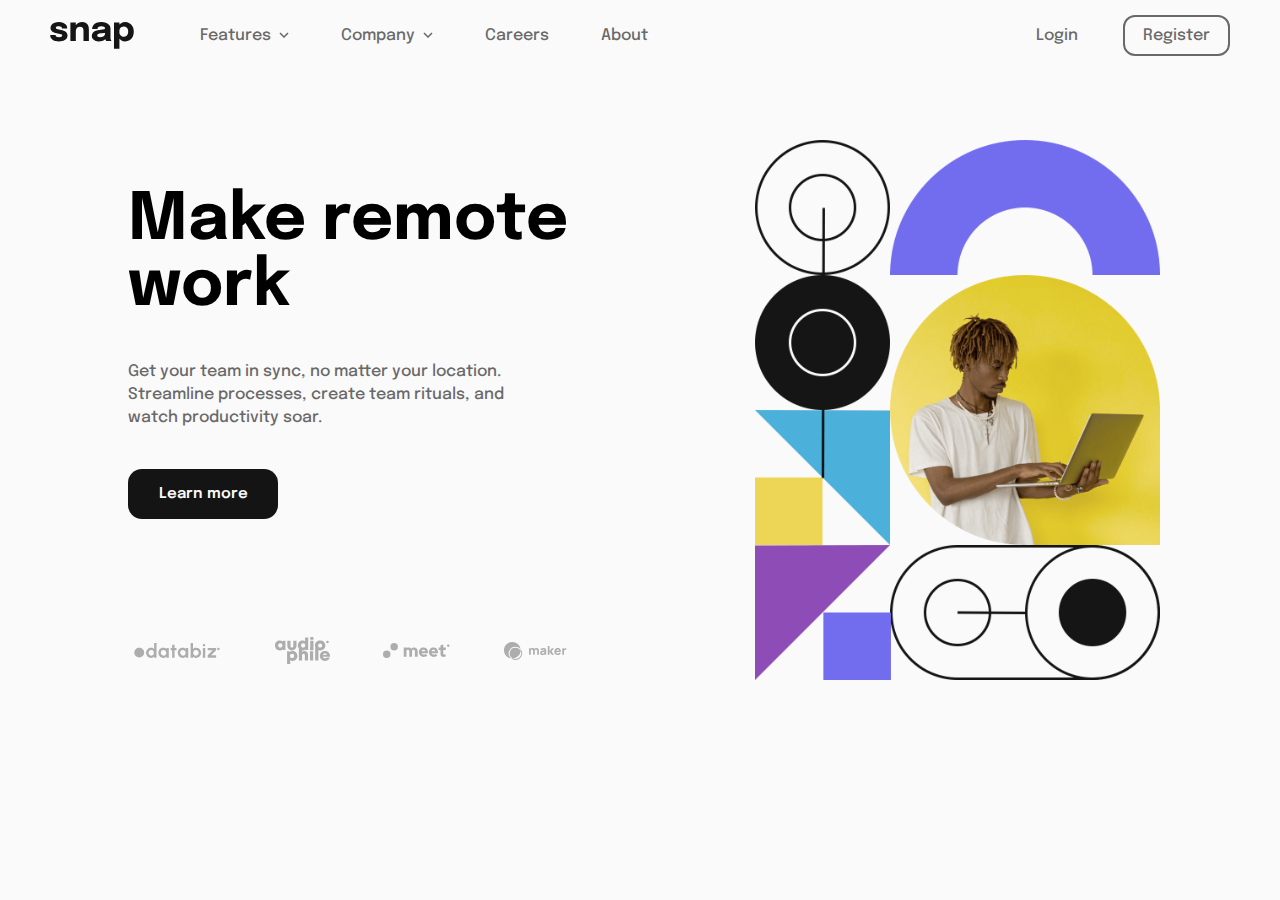
<file: index.html>
<!DOCTYPE html>
<html lang="en">
  <head>
    <meta charset="UTF-8" />
    <meta http-equiv="X-UA-Compatible" content="IE=edge" />
    <meta name="viewport" content="width=device-width, initial-scale=1.0" />
    <title>Snap</title>
    <link rel="icon" href="assets/icons/fav-icon-snap.svg" />
    <link rel="stylesheet" href="styles/main.css" />
    <link rel="stylesheet" href="styles/media-queries.css" />
    <link rel="preconnect" href="https://fonts.googleapis.com" />
    <link rel="preconnect" href="https://fonts.gstatic.com" crossorigin />
    <link
      href="https://fonts.googleapis.com/css2?family=Epilogue:wght@300;400;500;600;700&display=swap"
      rel="stylesheet"
    />
  </head>
  <body>
    <div id="darken-layer" class="darken">
      <main class="main-container">
        <nav class="navbar-container">
          <div class="nav-right">
            <div class="logo-container">
              <a href=""><img src="./assets/logos/logo.svg" alt="" /></a>
            </div>

            <div class="desktop-menu-container">
              <ul class="desktop-menu-list">
                <li id="nav-features">
                  Features<span
                    ><img
                      id="arrow-icon-features"
                      src="assets/icons/icon-arrow-down.svg"
                      alt=""
                  /></span>
                </li>
                <div class="features-container grid-inactive">
                  <a class="one" href=""
                    ><img src="assets/icons/icon-todo.svg" alt=""
                  /></a>
                  <a class="two" href=""
                    ><img src="assets/icons/icon-calendar.svg" alt=""
                  /></a>
                  <a class="three" href=""
                    ><img src="assets/icons/icon-reminders.svg" alt=""
                  /></a>
                  <a class="four" href=""
                    ><img src="assets/icons/icon-planning.svg" alt=""
                  /></a>
                  <a class="five" href="">Todo List</a>
                  <a class="six" href="">Calendar</a>
                  <a class="seven" href="">Reminders</a>
                  <a class="eight" href="">Planning</a>
                </div>
                <li id="nav-company">
                  Company<span
                    ><img
                      id="arrow-icon-company"
                      src="assets/icons/icon-arrow-down.svg"
                      alt=""
                  /></span>
                </li>
                <div class="company-container grid-inactive">
                  <a href="">History</a>
                  <a href="">Our team</a>
                  <a href="">Blog</a>
                </div>
                <li>Careers</li>
                <li>About</li>
              </ul>
            </div>
          </div>

          <div class="nav-left">
            <div class="desktop-login">
              <a class="login" href="">Login</a>
              <a class="register" href="">Register</a>
            </div>
            <div class="mobile-menu">
              <img class="brg-menu" src="./assets/icons/icon-menu.svg" alt="" />
              <!-- Added mobile menu here -->
              <div id="mobile-menu" class="mobile-menu-container inactive">
                <div class="closeIcon-container">
                  <span class="mobile-menu-closeIcon">
                    <img id="mobile-close-icon" src="./assets/icons/icon-close-menu.svg" alt="" />
                  </span>
                </div>

                <div class="mobile-menu-links">
                  <ul class="links-list">
                    <li class="main-li">
                      Features
                      <span>
                        <img src="./assets/icons/icon-arrow-down.svg" alt="" />
                      </span>

                      <ul class="features-list second-level-ul inactive">
                        <a href="">
                          <li>
                            <span
                              ><img
                                src="./assets/icons/icon-todo.svg"
                                alt="" /></span
                            >Todo List
                          </li>
                        </a>

                        <a href="">
                          <li>
                            <span
                              ><img
                                src="./assets/icons/icon-calendar.svg"
                                alt="" /></span
                            >Calendar
                          </li>
                        </a>

                        <a href="">
                          <li>
                            <span
                              ><img
                                src="./assets/icons/icon-reminders.svg"
                                alt="" /></span
                            >Reminders
                          </li>
                        </a>

                        <a href="">
                          <li>
                            <span
                              ><img
                                src="./assets/icons/icon-planning.svg"
                                alt="" /></span
                            >Planning
                          </li>
                        </a>
                      </ul>
                    </li>
                    <li class="main-li">
                      Company
                      <span>
                        <img src="./assets/icons/icon-arrow-down.svg" alt="" />
                      </span>

                      <ul class="company-list second-level-ul inactive">
                        <li>History</li>
                        <li>Our Team</li>
                        <li>Blog</li>
                      </ul>
                    </li>
                    <li class="main-li"><a href="">Careers</a></li>
                    <li class="main-li"><a href="">About</a></li>
                  </ul>
                </div>

                <div class="mobile-menu-login">
                  <a class="mobile-login-btn" href="">Login</a>
                  <a class="mobile-register-btn" href="">Register</a>
                </div>
              </div>
            </div>
          </div>
        </nav>

        <div class="hero-flex">
          <section class="hero-img-container">
            <img src="assets/images/image-hero-mobile.png" alt="" />
          </section>

          <section class="hero-container">
            <div class="hero-info-container">
              <h1>Make remote work</h1>
              <p>
                Get your team in sync, no matter your location. Streamline
                processes, create team rituals, and watch productivity soar.
              </p>
              <a class="hero-cta-btn" href="">Learn more</a>
            </div>

            <div class="partners-logos-container">
              <span class="partner-logo-wrapper"
                ><img src="assets/logos/client-databiz.svg" alt=""
              /></span>
              <span class="partner-logo-wrapper"
                ><img src="assets/logos/client-audiophile.svg" alt=""
              /></span>
              <span class="partner-logo-wrapper"
                ><img src="assets/logos/client-meet.svg" alt=""
              /></span>
              <span class="partner-logo-wrapper"
                ><img src="assets/logos/client-maker.svg" alt=""
              /></span>
            </div>
          </section>
        </div>
      </main>
    </div>
    <script src="script/main.js"></script>
  </body>
</html>
</file>
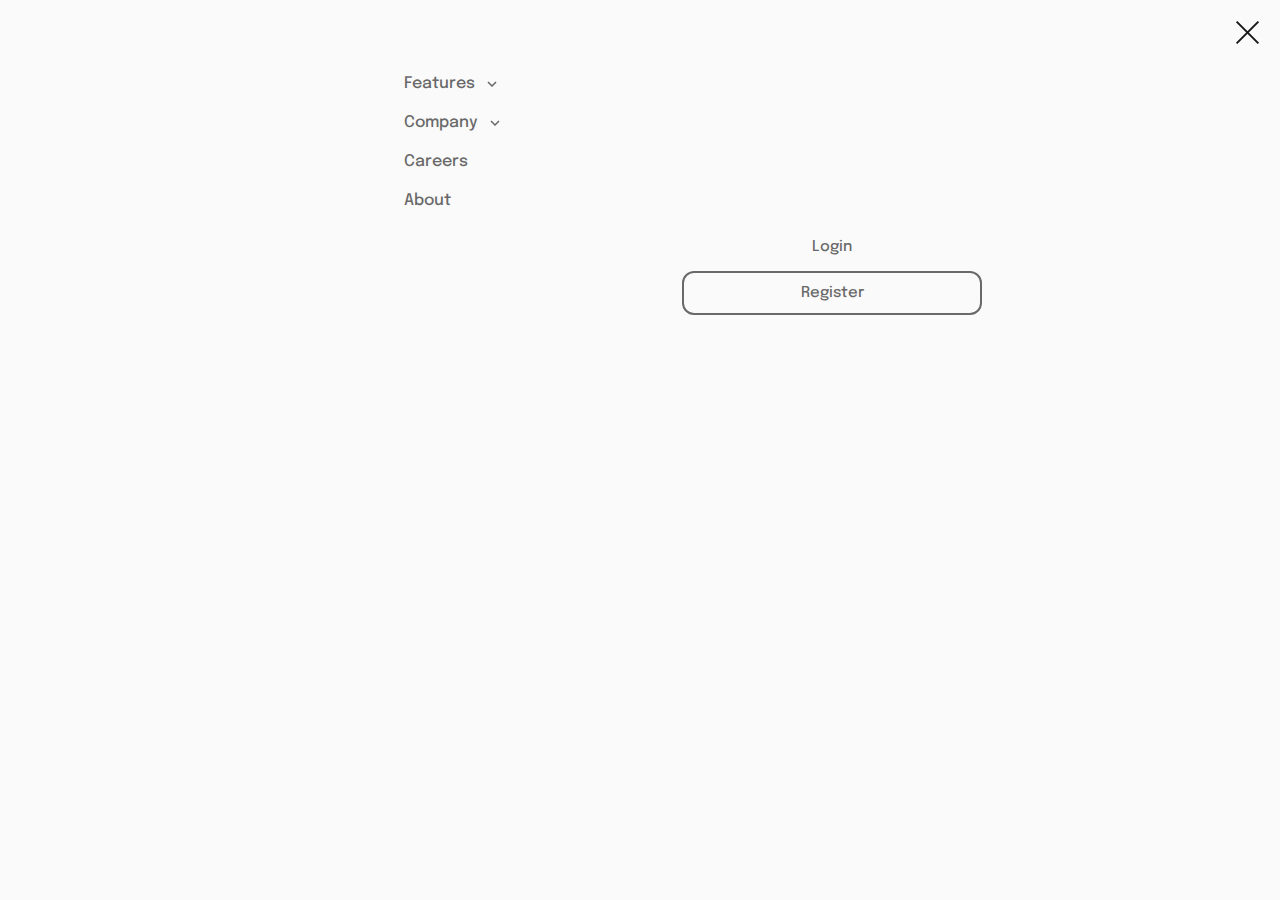
<file: mobile-menu.html>
<!DOCTYPE html>
<html lang="en">
  <head>
    <meta charset="UTF-8" />
    <meta http-equiv="X-UA-Compatible" content="IE=edge" />
    <meta name="viewport" content="width=device-width, initial-scale=1.0" />
    <title>Mobile Menu</title>
    <link rel="icon" href="assets/icons/fav-icon-snap.svg" />
    <link rel="stylesheet" href="styles/main.css" />
    <link rel="stylesheet" href="styles/media-queries.css" />
    <link rel="preconnect" href="https://fonts.googleapis.com" />
    <link rel="preconnect" href="https://fonts.gstatic.com" crossorigin />
    <link
      href="https://fonts.googleapis.com/css2?family=Epilogue:wght@300;400;500;600;700&display=swap"
      rel="stylesheet"
    />
  </head>
  <body>
    <div class="mobile-menu-container">
      <div class="closeIcon-container">
        <span class="mobile-menu-closeIcon">
          <img src="./assets/icons/icon-close-menu.svg" alt="" />
        </span>
      </div>

      <div class="mobile-menu-links">
        <ul class="links-list">
          <li class="main-li">
            Features
            <span>
              <img src="./assets/icons/icon-arrow-down.svg" alt="" />
            </span>

            <ul class="features-list second-level-ul inactive">
              <a href="">
                <li>
                  <span><img src="./assets/icons/icon-todo.svg" alt="" /></span
                  >Todo List
                </li>
              </a>

              <a href="">
                <li>
                  <span
                    ><img src="./assets/icons/icon-calendar.svg" alt="" /></span
                  >Calendar
                </li>
              </a>

              <a href="">
                <li>
                  <span
                    ><img
                      src="./assets/icons/icon-reminders.svg"
                      alt="" /></span
                  >Reminders
                </li>
              </a>

              <a href="">
                <li>
                  <span
                    ><img src="./assets/icons/icon-planning.svg" alt="" /></span
                  >Planning
                </li>
              </a>
            </ul>
          </li>
          <li class="main-li">
            Company
            <span>
              <img src="./assets/icons/icon-arrow-down.svg" alt="" />
            </span>

            <ul class="company-list second-level-ul inactive">
              <li>History</li>
              <li>Our Team</li>
              <li>Blog</li>
            </ul>
          </li>
          <li class="main-li"><a href="">Careers</a></li>
          <li class="main-li"><a href="">About</a></li>
        </ul>
      </div>

      <div class="mobile-menu-login">
        <a class="mobile-login-btn" href="">Login</a>
        <a class="mobile-register-btn" href="">Register</a>
      </div>
    </div>
  </body>
</html>
</file>
<file: styles/main.css>
:root {
  --almost-white: #fafafa;
  --medium-gray: #696969;
  --almost-black: #141414;
}

* {
  margin: 0;
  padding: 0;
  box-sizing: border-box;
}

html {
  font-size: 62.5%;
}

body {
  font-size: 1.8rem;
  font-family: "Epilogue", sans-serif;
  /* border: 4px solid salmon; */
  width: 100%;
  min-width: 320px;
  min-height: 100vh;
  background-color: var(--almost-white);
}

.main-container {
  width: 100%;
  height: auto;
}

.navbar-container {
  display: flex;
  align-items: center;
  justify-content: space-between;
  width: 100%;
  /* min-width: 320px; */
  height: 60px;
  padding: 20px 12px 10px;
}

.logo-container a {
  display: flex;
  align-items: center;
}

.nav-right {
  display: flex;
  align-items: center;
}

.desktop-menu-container {
  display: none;
  margin-left: 40px;
}

.desktop-menu-list {
  display: flex;
  width: 500px;
  justify-content: space-around;
}

.desktop-menu-list li {
  display: flex;
  align-items: center;
  list-style: none;
  text-decoration: none;
  color: var(--medium-gray);
  font-size: 1.6rem;
  font-weight: 500;
}

.desktop-menu-list li:hover {
  cursor: pointer;
  color: var(--almost-black);
}

/* This below is a little trick to change the down arrows on the nav to --almost-black color, sort of. */
.desktop-menu-list li:hover img {
  filter: invert(0%) sepia(78%) saturate(100%) hue-rotate(351deg)
    brightness(10%) contrast(84%);
}

.desktop-menu-list li > span {
  margin-left: 8px;
  margin-bottom: 3px;
}

/* .desktop-menu-list a {
  text-decoration: none;
  color: var(--medium-gray);
  font-size: 1.6rem;
  font-weight: 500;
} */

.mobile-menu-container{
  /* border: 1px solid var(--almost-black); */
  background-color: var(--almost-white);
  min-width: 70%;
  max-width: 80%;
  min-height: 100vh;
  padding: 20px;
  position: absolute;
  right: 0;
  top: 0;
  z-index: 2;
}

 .closeIcon-container {
  display: flex;
  justify-content: right;
  margin-bottom: 30px;
}

.mobile-menu-closeIcon {
  display: block;
  width: 25px;
  height: 25px;
}

.mobile-menu-closeIcon img {
  width: 100%;
}

.links-list .main-li {
  /* display: flex; */
  align-items: center;

  list-style: none;
  color: var(--medium-gray);
  font-size: 1.6rem;
  font-weight: 500;
  margin-bottom: 22px;
}

.links-list .main-li > span {
  margin-left: 8px;
  /* I will check if this position relative does not cause issues in the future. */
  position: relative;
  top: -1px;
}

.links-list .main-li > a {
  text-decoration: none;
  color: var(--medium-gray);
}  

.second-level-ul {
  margin-top: 22px;
  margin-left: 25px;
}

.second-level-ul li {
  list-style: none;
  margin-bottom: 20px;
}

.features-list > a {
  text-decoration: none;
  color: var(--medium-gray);
}

.features-list li {
  display: flex;
  align-items: center;
}

.features-list li > span {
  width: 18px;
  margin-right: 10px;
}

.features-list li > span > img {
  width: 100%;
}

.company-list > li:hover{
  cursor: pointer;
}

.main-li:hover {
  cursor: pointer;
}

.mobile-menu-login {
  width: 100%;
  height: auto;
  margin-top: 30px;
  /* display: flex;
  flex-direction: column; */
  text-align: center;
}

.mobile-menu-login a {
  display: block;
  text-decoration: none;
  color: var(--medium-gray);
  font-size: 1.5rem;
  font-weight: 500;
  margin-bottom: 16px;
}

.mobile-menu-login .mobile-register-btn{
  max-width: 300px;
  margin: 0 auto;
  border: 2px solid var(--medium-gray);
  padding: 12px;
  border-radius: 12px;
}

.darken {
  width: 100%;
  min-height: 100vh;
  z-index: 1;
}

.inactive {
  display: none;
}

.grid-inactive {
  visibility: hidden;
}

.features-container {
  display: grid;
  align-items: center;
  grid-template-columns: 30px 1fr;
  grid-template-rows: 1fr 1fr 1fr 1fr;
  grid-row: auto;
  position: absolute;
  left: 140px;
  top: 60px;
  padding: 14px 18px;
  border-radius: 8px;
  background-color: white;
  box-shadow: 1px 9px 50px -7px rgba(0,0,0,0.33);
  -webkit-box-shadow: 1px 9px 50px -7px rgba(0,0,0,0.33);
  -moz-box-shadow: 1px 9px 50px -7px rgba(0,0,0,0.33);
}

.features-container a {
  margin-top: 5px;
  margin-bottom: 5px;
  text-decoration: none;
  font-size: 1.6rem;
  color: var(--medium-gray);
}

.one {
  grid-column: 1 / 2;
}

.two {
  grid-column: 1 / 2;
  grid-row: 2 / 3;
}

.three {
  grid-column: 1 / 2;
  grid-row: 3 / 4;
}

.four {
  grid-column: 1 / 2;
  grid-row: 4 / 5;
}

.company-container{
  display: grid;
  position: absolute;
  left: 340px;
  top: 60px;
  padding: 14px 18px;
  border-radius: 8px;
  box-shadow: 1px 9px 50px -7px rgba(0,0,0,0.33);
  -webkit-box-shadow: 1px 9px 50px -7px rgba(0,0,0,0.33);
  -moz-box-shadow: 1px 9px 50px -7px rgba(0,0,0,0.33);
}

.company-container a {
  text-decoration: none;
  font-size: 1.6rem;
  color: var(--medium-gray);
  margin: 8px 8px;
}

.desktop-login {
  display: none;
  width: auto;
}

.desktop-login a {
  text-decoration: none;
  color: var(--medium-gray);
  font-size: 1.6rem;
  font-weight: 500;
}

.desktop-login .login:hover {
  color: var(--almost-black);
}

.desktop-login .register:hover {
  color: var(--almost-black);
  border: 2px solid var(--almost-black);
}

.hero-img-container {
  display: flex;
  justify-content: center;
  width: 100%;
  height: auto;
  margin-top: 12px;
}

.hero-img-container img {
  width: 100%;
  max-width: 550px;
  z-index: -1;
}

.hero-info-container {
  text-align: center;
  max-width: 400px;
  margin: 0 auto;
  margin-top: 40px;
  padding: 8px;
}

.hero-info-container h1 {
  font-size: 3.5rem;
  margin-bottom: 20px;
}

.hero-info-container p {
  font-size: 1.6rem;
  font-weight: 500;
  line-height: 2.3rem;
  margin-bottom: 20px;
  color: var(--medium-gray);
}

.hero-cta-btn {
  /* Display flex is needed for anchor tag to take dimensions */
  display: flex;
  align-items: center;
  justify-content: center;
  margin: 0 auto;
  width: 135px;
  height: 45px;
  background-color: var(--almost-black);
  color: var(--almost-white);
  font-size: 1.5rem;
  font-weight: 600;
  border-radius: 14px;
  text-decoration: none;
  position: relative;
  z-index: -1;
}

.hero-cta-btn:hover {
  background-color: var(--almost-white);
  color: var(--almost-black);
  border: 2px solid var(--almost-black);
}

.partners-logos-container {
  display: flex;
  align-items: center;
  justify-content: space-around;
  width: 100%;
  height: auto;
  /* margin-top: 20px; */
  margin-bottom: 30px;
  position: absolute;
  bottom: 0;
  z-index: -1;
}

.partner-logo-wrapper {
  display: flex;
  justify-content: center;
  align-items: center;
}

.partner-logo-wrapper img {
  width: 75%;
}
</file>
<file: styles/media-queries.css>
@media screen and (min-width: 900px) and (max-width: 1400px) {
  .navbar-container {
    padding: 20px 50px 10px;
  }

  .hero-flex {
    display: flex;
    flex-direction: row-reverse;
    padding: 80px;
    max-width: 1200px;
    max-height: 700px;
    margin: 0 auto;
  }

  .hero-container {
    max-width: 55%;
  }

  .hero-info-container {
    max-width: 100%;
    text-align: left;
  }

  .hero-info-container h1 {
    font-size: 6.5rem;
    margin-bottom: 40px;
  }

  .hero-info-container p {
    max-width: 400px;
    margin-bottom: 40px;
  }

  .hero-cta-btn {
    margin: 0;
    width: 150px;
    height: 50px;
  }

  .hero-img-container {
    display: flex;
    justify-content: flex-end;
    margin-top: 0;
    width: 50%;
    max-height: 650px;
    text-align: center;
  }

  .hero-img-container img {
    content: url("../assets/images/image-hero-desktop.png");
    max-width: max-content;
    height: 100%;
  }

  .partners-logos-container {
    position: relative;
    margin-top: 110px;
    justify-content: space-between;
    max-width: 80%;
  }
}

@media screen and (min-width: 1401px) {
  .navbar-container {
    padding: 20px 50px 10px;
  }

  .hero-flex {
    display: flex;
    flex-direction: row-reverse;
    padding: 80px;
    max-width: 1300px;
    max-height: auto;
    margin: 0 auto;
  }

  .hero-container {
    max-width: 55%;
  }

  .hero-info-container {
    max-width: 100%;
    text-align: left;
  }

  .hero-info-container h1 {
    font-size: 6.5rem;
    margin-bottom: 40px;
  }

  .hero-info-container p {
    max-width: 400px;
    margin-bottom: 40px;
    font-size: 1.7rem;
    line-height: 3rem;
  }

  .hero-cta-btn {
    margin: 0;
    width: 150px;
    height: 50px;
  }

  .hero-cta-btn {
    margin: 0;
  }

  .hero-img-container {
    display: flex;
    justify-content: flex-end;
    margin-top: 0;
    width: 50%;
    max-height: 650px;
  }

  .hero-img-container img {
    content: url("../assets/images/image-hero-desktop.png");
    max-width: max-content;
    height: 100%;
  }

  .partners-logos-container {
    position: relative;
    margin-top: 220px;
    justify-content: space-between;
    max-width: 80%;
  }
}

@media screen and (min-width: 1000px) {
  .desktop-menu-container {
    display: block;
  }

  .mobile-menu {
    display: none;
  }

  .desktop-login{
    display: block;
  }

  .desktop-login .login {
    margin-right: 40px;
  }

  .desktop-login .register{
    border: 2px solid var(--medium-gray);
    border-radius: 12px;
    padding: 10px 18px;
  }
}

@media screen and (min-width: 900px) {
  .darken{
    background-color: none;
  }
}
</file>
